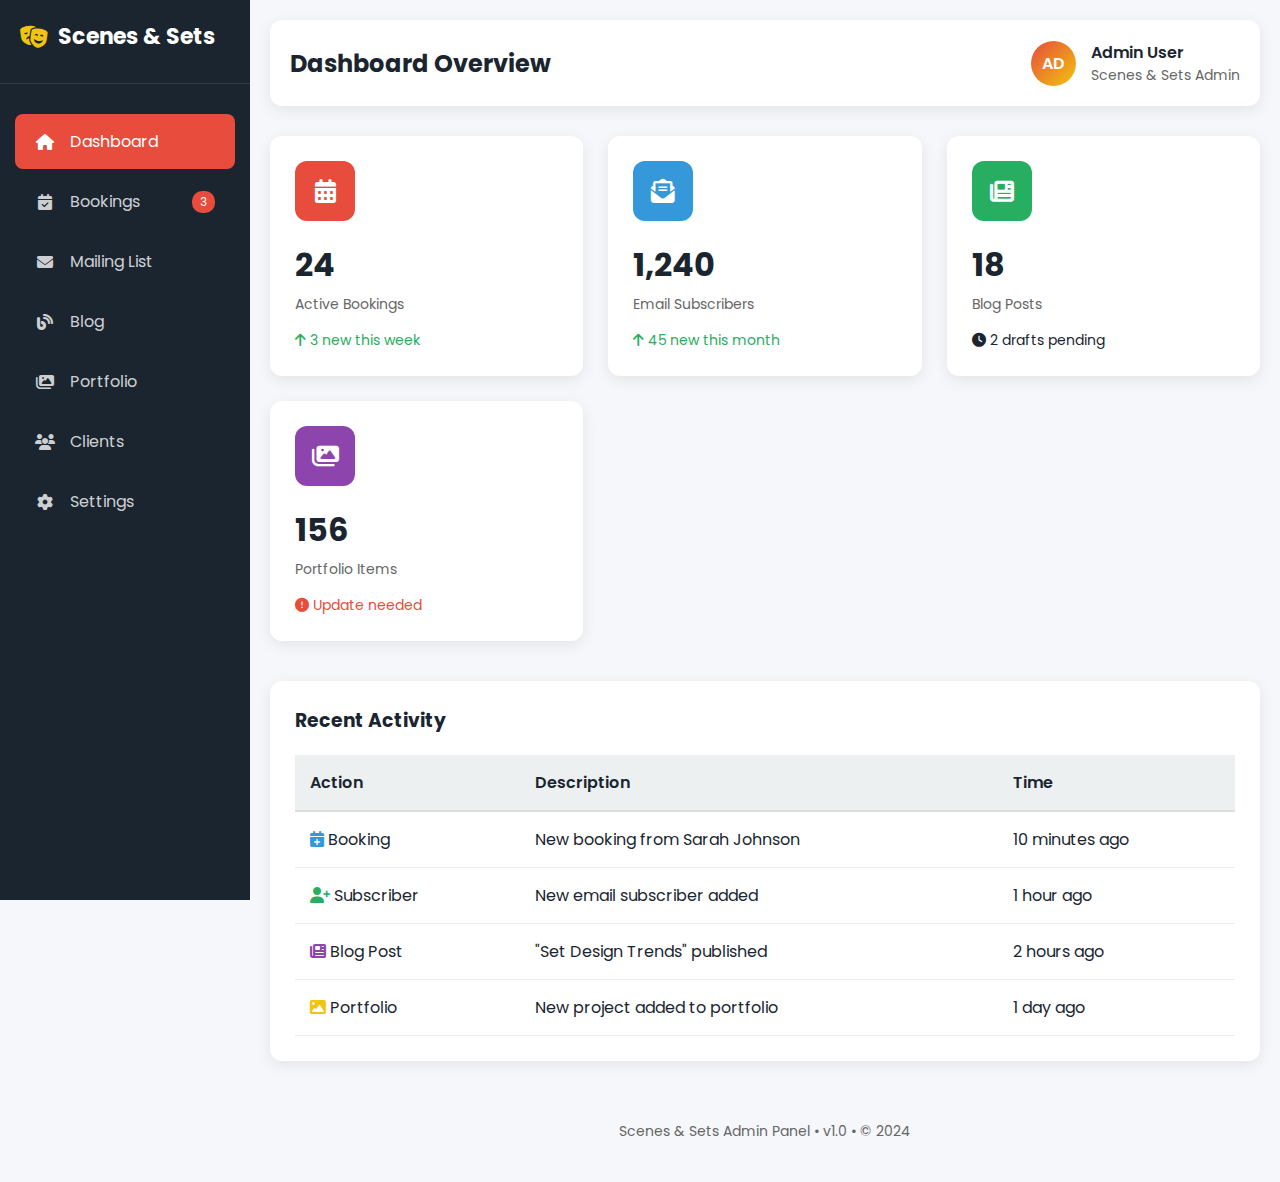
<file: admin/index.html>
<!DOCTYPE html>
<html lang="en">
<head>
    <meta charset="UTF-8">
    <meta name="viewport" content="width=device-width, initial-scale=1.0">
    <title>Scenes & Sets Admin</title>
    <link rel="stylesheet" href="https://cdnjs.cloudflare.com/ajax/libs/font-awesome/6.4.0/css/all.min.css">
    <link href="https://fonts.googleapis.com/css2?family=Poppins:wght@300;400;500;600;700&display=swap" rel="stylesheet">
    <style>
        :root {
            --primary: #2C3E50;
            --secondary: #E74C3C;
            --accent: #3498DB;
            --light: #ECF0F1;
            --dark: #1A2530;
            --sidebar-width: 250px;
            --header-height: 70px;
        }

        * {
            margin: 0;
            padding: 0;
            box-sizing: border-box;
        }

        body {
            font-family: 'Poppins', sans-serif;
            background: #f5f7fa;
            color: var(--dark);
        }

        .admin-container {
            display: flex;
            min-height: 100vh;
        }

        /* Sidebar */
        .sidebar {
            width: var(--sidebar-width);
            background: var(--dark);
            color: white;
            position: fixed;
            height: 100vh;
            padding: 20px 0;
            transition: transform 0.3s ease;
        }

        .brand {
            padding: 0 20px 30px;
            border-bottom: 1px solid rgba(255,255,255,0.1);
            margin-bottom: 30px;
        }

        .brand h1 {
            font-size: 22px;
            display: flex;
            align-items: center;
            gap: 10px;
        }

        .brand-icon {
            color: #F1C40F;
        }

        .nav-menu {
            padding: 0 15px;
        }

        .nav-item {
            display: flex;
            align-items: center;
            gap: 15px;
            padding: 15px 20px;
            margin-bottom: 5px;
            border-radius: 8px;
            cursor: pointer;
            transition: all 0.3s ease;
            color: rgba(255,255,255,0.8);
        }

        .nav-item:hover {
            background: rgba(255,255,255,0.1);
            color: white;
        }

        .nav-item.active {
            background: var(--secondary);
            color: white;
        }

        .nav-item i {
            width: 20px;
            text-align: center;
        }

        /* Main Content */
        .main-content {
            flex: 1;
            margin-left: var(--sidebar-width);
            padding: 20px;
        }

        /* Header */
        .header {
            background: white;
            padding: 20px;
            border-radius: 12px;
            margin-bottom: 30px;
            box-shadow: 0 4px 15px rgba(0,0,0,0.08);
            display: flex;
            justify-content: space-between;
            align-items: center;
        }

        .header h2 {
            font-size: 24px;
            color: var(--dark);
        }

        .user-info {
            display: flex;
            align-items: center;
            gap: 15px;
        }

        .user-avatar {
            width: 45px;
            height: 45px;
            border-radius: 50%;
            background: linear-gradient(135deg, var(--secondary), #F1C40F);
            display: flex;
            align-items: center;
            justify-content: center;
            color: white;
            font-weight: 600;
        }

        /* Content Sections */
        .content-section {
            display: none;
            animation: fadeIn 0.3s ease;
        }

        .content-section.active {
            display: block;
        }

        @keyframes fadeIn {
            from { opacity: 0; transform: translateY(10px); }
            to { opacity: 1; transform: translateY(0); }
        }

        /* Dashboard Cards */
        .cards-grid {
            display: grid;
            grid-template-columns: repeat(auto-fit, minmax(280px, 1fr));
            gap: 25px;
            margin-bottom: 40px;
        }

        .card {
            background: white;
            border-radius: 12px;
            padding: 25px;
            box-shadow: 0 4px 15px rgba(0,0,0,0.08);
            transition: transform 0.3s ease;
        }

        .card:hover {
            transform: translateY(-5px);
        }

        .card-icon {
            width: 60px;
            height: 60px;
            border-radius: 12px;
            display: flex;
            align-items: center;
            justify-content: center;
            font-size: 24px;
            color: white;
            margin-bottom: 20px;
        }

        .card.booking .card-icon { background: var(--secondary); }
        .card.mail .card-icon { background: var(--accent); }
        .card.blog .card-icon { background: #27AE60; }
        .card.portfolio .card-icon { background: #8E44AD; }

        .card h3 {
            font-size: 32px;
            margin-bottom: 5px;
            color: var(--dark);
        }

        .card p {
            color: #666;
            font-size: 14px;
        }

        /* Table Styling */
        .table-container {
            background: white;
            border-radius: 12px;
            padding: 25px;
            box-shadow: 0 4px 15px rgba(0,0,0,0.08);
            overflow-x: auto;
        }

        table {
            width: 100%;
            border-collapse: collapse;
            margin-top: 10px;
        }

        th {
            text-align: left;
            padding: 15px;
            background: var(--light);
            color: var(--dark);
            font-weight: 600;
            border-bottom: 2px solid #ddd;
        }

        td {
            padding: 15px;
            border-bottom: 1px solid #eee;
        }

        tr:hover {
            background: #f9f9f9;
        }

        /* Form Styling */
        .form-container {
            background: white;
            border-radius: 12px;
            padding: 30px;
            box-shadow: 0 4px 15px rgba(0,0,0,0.08);
            max-width: 600px;
            margin: 0 auto;
        }

        .form-group {
            margin-bottom: 25px;
        }

        .form-group label {
            display: block;
            margin-bottom: 8px;
            font-weight: 500;
            color: var(--dark);
        }

        .form-control {
            width: 100%;
            padding: 12px 15px;
            border: 2px solid #ddd;
            border-radius: 8px;
            font-size: 16px;
            transition: border-color 0.3s ease;
        }

        .form-control:focus {
            outline: none;
            border-color: var(--accent);
        }

        .btn {
            padding: 12px 25px;
            border-radius: 8px;
            border: none;
            font-weight: 600;
            cursor: pointer;
            transition: all 0.3s ease;
            display: inline-flex;
            align-items: center;
            gap: 10px;
        }

        .btn-primary {
            background: var(--accent);
            color: white;
        }

        .btn-primary:hover {
            background: #2980B9;
        }

        .btn-secondary {
            background: var(--light);
            color: var(--dark);
        }

        /* Settings Grid */
        .settings-grid {
            display: grid;
            grid-template-columns: repeat(auto-fit, minmax(300px, 1fr));
            gap: 25px;
        }

        .setting-card {
            background: white;
            border-radius: 12px;
            padding: 25px;
            box-shadow: 0 4px 15px rgba(0,0,0,0.08);
        }

        .toggle-switch {
            position: relative;
            width: 60px;
            height: 30px;
            margin-top: 15px;
        }

        .toggle-switch input {
            opacity: 0;
            width: 0;
            height: 0;
        }

        .toggle-slider {
            position: absolute;
            cursor: pointer;
            top: 0;
            left: 0;
            right: 0;
            bottom: 0;
            background-color: #ccc;
            transition: .4s;
            border-radius: 34px;
        }

        .toggle-slider:before {
            position: absolute;
            content: "";
            height: 22px;
            width: 22px;
            left: 4px;
            bottom: 4px;
            background-color: white;
            transition: .4s;
            border-radius: 50%;
        }

        input:checked + .toggle-slider {
            background-color: var(--accent);
        }

        input:checked + .toggle-slider:before {
            transform: translateX(30px);
        }

        /* Mobile Menu Toggle */
        .menu-toggle {
            display: none;
            background: none;
            border: none;
            color: var(--dark);
            font-size: 24px;
            cursor: pointer;
        }

        /* Footer */
        .footer {
            text-align: center;
            padding: 20px;
            color: #666;
            font-size: 14px;
            margin-top: 40px;
        }

        /* Responsive */
        @media (max-width: 768px) {
            .sidebar {
                transform: translateX(-100%);
            }
            
            .sidebar.active {
                transform: translateX(0);
            }
            
            .main-content {
                margin-left: 0;
            }
            
            .menu-toggle {
                display: block;
            }
            
            .header {
                flex-direction: column;
                gap: 20px;
                align-items: flex-start;
            }
        }
    </style>
</head>
<body>
    <div class="admin-container">
        <!-- Sidebar -->
        <aside class="sidebar" id="sidebar">
            <div class="brand">
                <h1>
                    <i class="fas fa-theater-masks brand-icon"></i>
                    Scenes & Sets
                </h1>
            </div>
            
            <nav class="nav-menu">
                <div class="nav-item active" data-section="dashboard">
                    <i class="fas fa-home"></i>
                    Dashboard
                </div>
                
                <div class="nav-item" data-section="bookings">
                    <i class="fas fa-calendar-check"></i>
                    Bookings
                    <span style="margin-left: auto; background: var(--secondary); color: white; padding: 2px 8px; border-radius: 10px; font-size: 12px;">3</span>
                </div>
                
                <div class="nav-item" data-section="mailing">
                    <i class="fas fa-envelope"></i>
                    Mailing List
                </div>
                
                <div class="nav-item" data-section="blog">
                    <i class="fas fa-blog"></i>
                    Blog
                </div>
                
                <div class="nav-item" data-section="portfolio">
                    <i class="fas fa-images"></i>
                    Portfolio
                </div>
                
                <div class="nav-item" data-section="clients">
                    <i class="fas fa-users"></i>
                    Clients
                </div>
                
                <div class="nav-item" data-section="settings">
                    <i class="fas fa-cog"></i>
                    Settings
                </div>
            </nav>
        </aside>

        <!-- Main Content -->
        <main class="main-content">
            <!-- Header -->
            <header class="header">
                <div>
                    <button class="menu-toggle" id="menuToggle">
                        <i class="fas fa-bars"></i>
                    </button>
                    <h2 id="pageTitle">Dashboard Overview</h2>
                </div>
                
                <div class="user-info">
                    <div class="user-avatar">AD</div>
                    <div>
                        <div style="font-weight: 600;">Admin User</div>
                        <div style="font-size: 14px; color: #666;">Scenes & Sets Admin</div>
                    </div>
                </div>
            </header>

            <!-- Dashboard Section -->
            <section id="dashboard" class="content-section active">
                <div class="cards-grid">
                    <div class="card booking">
                        <div class="card-icon">
                            <i class="fas fa-calendar-alt"></i>
                        </div>
                        <h3>24</h3>
                        <p>Active Bookings</p>
                        <div style="margin-top: 15px; font-size: 14px; color: #27AE60;">
                            <i class="fas fa-arrow-up"></i> 3 new this week
                        </div>
                    </div>
                    
                    <div class="card mail">
                        <div class="card-icon">
                            <i class="fas fa-envelope-open-text"></i>
                        </div>
                        <h3>1,240</h3>
                        <p>Email Subscribers</p>
                        <div style="margin-top: 15px; font-size: 14px; color: #27AE60;">
                            <i class="fas fa-arrow-up"></i> 45 new this month
                        </div>
                    </div>
                    
                    <div class="card blog">
                        <div class="card-icon">
                            <i class="fas fa-newspaper"></i>
                        </div>
                        <h3>18</h3>
                        <p>Blog Posts</p>
                        <div style="margin-top: 15px; font-size: 14px;">
                            <i class="fas fa-clock"></i> 2 drafts pending
                        </div>
                    </div>
                    
                    <div class="card portfolio">
                        <div class="card-icon">
                            <i class="fas fa-images"></i>
                        </div>
                        <h3>156</h3>
                        <p>Portfolio Items</p>
                        <div style="margin-top: 15px; font-size: 14px; color: #E74C3C;">
                            <i class="fas fa-exclamation-circle"></i> Update needed
                        </div>
                    </div>
                </div>

                <div class="table-container">
                    <h3 style="margin-bottom: 20px; color: var(--dark);">Recent Activity</h3>
                    <table>
                        <thead>
                            <tr>
                                <th>Action</th>
                                <th>Description</th>
                                <th>Time</th>
                            </tr>
                        </thead>
                        <tbody>
                            <tr>
                                <td><i class="fas fa-calendar-plus" style="color: var(--accent);"></i> Booking</td>
                                <td>New booking from Sarah Johnson</td>
                                <td>10 minutes ago</td>
                            </tr>
                            <tr>
                                <td><i class="fas fa-user-plus" style="color: #27AE60;"></i> Subscriber</td>
                                <td>New email subscriber added</td>
                                <td>1 hour ago</td>
                            </tr>
                            <tr>
                                <td><i class="fas fa-newspaper" style="color: #8E44AD;"></i> Blog Post</td>
                                <td>"Set Design Trends" published</td>
                                <td>2 hours ago</td>
                            </tr>
                            <tr>
                                <td><i class="fas fa-image" style="color: #F1C40F;"></i> Portfolio</td>
                                <td>New project added to portfolio</td>
                                <td>1 day ago</td>
                            </tr>
                        </tbody>
                    </table>
                </div>
            </section>

            <!-- Bookings Section -->
            <section id="bookings" class="content-section">
                <div class="table-container">
                    <div style="display: flex; justify-content: space-between; align-items: center; margin-bottom: 20px;">
                        <h3 style="color: var(--dark);">Active Bookings</h3>
                        <button class="btn btn-primary">
                            <i class="fas fa-plus"></i> Add Booking
                        </button>
                    </div>
                    <table>
                        <thead>
                            <tr>
                                <th>Client</th>
                                <th>Service</th>
                                <th>Date</th>
                                <th>Status</th>
                                <th>Actions</th>
                            </tr>
                        </thead>
                        <tbody>
                            <tr>
                                <td>John Smith</td>
                                <td>Product Photography</td>
                                <td>Jan 15, 2024</td>
                                <td><span style="background: #D1FAE5; color: #065F46; padding: 5px 10px; border-radius: 20px; font-size: 12px;">Confirmed</span></td>
                                <td>
                                    <button style="background: none; border: none; color: var(--accent); cursor: pointer; margin-right: 10px;">
                                        <i class="fas fa-edit"></i>
                                    </button>
                                    <button style="background: none; border: none; color: var(--secondary); cursor: pointer;">
                                        <i class="fas fa-trash"></i>
                                    </button>
                                </td>
                            </tr>
                            <tr>
                                <td>Acme Corporation</td>
                                <td>Corporate Event</td>
                                <td>Jan 18, 2024</td>
                                <td><span style="background: #FEF3C7; color: #92400E; padding: 5px 10px; border-radius: 20px; font-size: 12px;">Pending</span></td>
                                <td>
                                    <button style="background: none; border: none; color: var(--accent); cursor: pointer; margin-right: 10px;">
                                        <i class="fas fa-edit"></i>
                                    </button>
                                    <button style="background: none; border: none; color: var(--secondary); cursor: pointer;">
                                        <i class="fas fa-trash"></i>
                                    </button>
                                </td>
                            </tr>
                            <tr>
                                <td>Jane Doe</td>
                                <td>Portrait Session</td>
                                <td>Jan 20, 2024</td>
                                <td><span style="background: #DBEAFE; color: #1E40AF; padding: 5px 10px; border-radius: 20px; font-size: 12px;">Scheduled</span></td>
                                <td>
                                    <button style="background: none; border: none; color: var(--accent); cursor: pointer; margin-right: 10px;">
                                        <i class="fas fa-edit"></i>
                                    </button>
                                    <button style="background: none; border: none; color: var(--secondary); cursor: pointer;">
                                        <i class="fas fa-trash"></i>
                                    </button>
                                </td>
                            </tr>
                        </tbody>
                    </table>
                </div>
            </section>

            <!-- Mailing List Section -->
            <section id="mailing" class="content-section">
                <div class="form-container">
                    <h3 style="margin-bottom: 25px; color: var(--dark);">Send Newsletter</h3>
                    <div class="form-group">
                        <label>Subject</label>
                        <input type="text" class="form-control" placeholder="Enter email subject">
                    </div>
                    <div class="form-group">
                        <label>Content</label>
                        <textarea class="form-control" rows="6" placeholder="Write your newsletter content..."></textarea>
                        <input type="file" name="" id="">
                    </div>
                    <div class="form-group">
                        <label>Recipients</label>
                        <select class="form-control">
                            <option>All Subscribers (1,240)</option>
                            <option>Active Clients (320)</option>
                            <option>Past Clients (540)</option>
                        </select>
                    </div>
                    <button class="btn btn-primary">
                        <i class="fas fa-paper-plane"></i> Send Newsletter
                    </button>
                </div>
            </section>

            <!-- Blog Section -->
            <section id="blog" class="content-section">
                <div class="table-container">
                    <div style="display: flex; justify-content: space-between; align-items: center; margin-bottom: 20px;">
                        <h3 style="color: var(--dark);">Blog Posts</h3>
                        <button class="btn btn-primary">
                            <i class="fas fa-plus"></i> New Post
                        </button>
                    </div>
                    <table>
                        <thead>
                            <tr>
                                <th>Title</th>
                                <th>Category</th>
                                <th>Date</th>
                                <th>Status</th>
                                <th>Actions</th>
                            </tr>
                        </thead>
                        <tbody>
                            <tr>
                                <td>The Art of Set Design</td>
                                <td>Design</td>
                                <td>Jan 10, 2024</td>
                                <td><span style="background: #D1FAE5; color: #065F46; padding: 5px 10px; border-radius: 20px; font-size: 12px;">Published</span></td>
                                <td>
                                    <button style="background: none; border: none; color: var(--accent); cursor: pointer; margin-right: 10px;">
                                        <i class="fas fa-edit"></i>
                                    </button>
                                    <button style="background: none; border: none; color: var(--secondary); cursor: pointer;">
                                        <i class="fas fa-trash"></i>
                                    </button>
                                </td>
                            </tr>
                            <tr>
                                <td>Lighting Techniques 2024</td>
                                <td>Photography</td>
                                <td>Jan 8, 2024</td>
                                <td><span style="background: #FEF3C7; color: #92400E; padding: 5px 10px; border-radius: 20px; font-size: 12px;">Draft</span></td>
                                <td>
                                    <button style="background: none; border: none; color: var(--accent); cursor: pointer; margin-right: 10px;">
                                        <i class="fas fa-edit"></i>
                                    </button>
                                    <button style="background: none; border: none; color: var(--secondary); cursor: pointer;">
                                        <i class="fas fa-trash"></i>
                                    </button>
                                </td>
                            </tr>
                            <tr>
                                <td>Behind the Scenes: Film Production</td>
                                <td>Behind Scenes</td>
                                <td>Jan 5, 2024</td>
                                <td><span style="background: #D1FAE5; color: #065F46; padding: 5px 10px; border-radius: 20px; font-size: 12px;">Published</span></td>
                                <td>
                                    <button style="background: none; border: none; color: var(--accent); cursor: pointer; margin-right: 10px;">
                                        <i class="fas fa-edit"></i>
                                    </button>
                                    <button style="background: none; border: none; color: var(--secondary); cursor: pointer;">
                                        <i class="fas fa-trash"></i>
                                    </button>
                                </td>
                            </tr>
                        </tbody>
                    </table>
                </div>
            </section>

            <!-- Portfolio Section -->
            <section id="portfolio" class="content-section">
                <div class="form-container">
                    <h3 style="margin-bottom: 25px; color: var(--dark);">Add Portfolio Item</h3>
                    <div class="form-group">
                        <label>Project Title</label>
                        <input type="text" class="form-control" placeholder="Enter project title">
                    </div>
                    <div class="form-group">
                        <label>Category</label>
                        <select class="form-control">
                            <option>Photography</option>
                            <option>Set Design</option>
                            <option>Event Coverage</option>
                            <option>Video Production</option>
                        </select>
                    </div>
                    <div class="form-group">
                        <label>Description</label>
                        <textarea class="form-control" rows="4" placeholder="Describe the project..."></textarea>
                    </div>
                    <div class="form-group">
                        <label>Upload Images</label>
                        <input type="file" class="form-control" multiple>
                    </div>
                    <button class="btn btn-primary">
                        <i class="fas fa-upload"></i> Upload Project
                    </button>
                </div>
            </section>

            <!-- Clients Section -->
            <section id="clients" class="content-section">
                <div class="table-container">
                    <h3 style="margin-bottom: 20px; color: var(--dark);">Client List</h3>
                    <table>
                        <thead>
                            <tr>
                                <th>Name</th>
                                <th>Email</th>
                                <th>Phone</th>
                                <th>Type</th>
                                <th>Actions</th>
                            </tr>
                        </thead>
                        <tbody>
                            <tr>
                                <td>John Smith</td>
                                <td>john@example.com</td>
                                <td>(555) 123-4567</td>
                                <td>Corporate</td>
                                <td>
                                    <button style="background: none; border: none; color: var(--accent); cursor: pointer; margin-right: 10px;">
                                        <i class="fas fa-eye"></i>
                                    </button>
                                    <button style="background: none; border: none; color: var(--secondary); cursor: pointer;">
                                        <i class="fas fa-trash"></i>
                                    </button>
                                </td>
                            </tr>
                            <tr>
                                <td>Sarah Johnson</td>
                                <td>sarah@example.com</td>
                                <td>(555) 987-6543</td>
                                <td>Individual</td>
                                <td>
                                    <button style="background: none; border: none; color: var(--accent); cursor: pointer; margin-right: 10px;">
                                        <i class="fas fa-eye"></i>
                                    </button>
                                    <button style="background: none; border: none; color: var(--secondary); cursor: pointer;">
                                        <i class="fas fa-trash"></i>
                                    </button>
                                </td>
                            </tr>
                            <tr>
                                <td>Acme Corporation</td>
                                <td>contact@acme.com</td>
                                <td>(555) 456-7890</td>
                                <td>Corporate</td>
                                <td>
                                    <button style="background: none; border: none; color: var(--accent); cursor: pointer; margin-right: 10px;">
                                        <i class="fas fa-eye"></i>
                                    </button>
                                    <button style="background: none; border: none; color: var(--secondary); cursor: pointer;">
                                        <i class="fas fa-trash"></i>
                                    </button>
                                </td>
                            </tr>
                        </tbody>
                    </table>
                </div>
            </section>

            <!-- Settings Section -->
            <section id="settings" class="content-section">
                <div class="settings-grid">
                    <div class="setting-card">
                        <h4 style="margin-bottom: 20px; color: var(--dark);">
                            <i class="fas fa-bell" style="color: var(--accent); margin-right: 10px;"></i>
                            Notifications
                        </h4>
                        <div style="margin-bottom: 15px; display: flex; justify-content: space-between; align-items: center;">
                            <span>Email Notifications</span>
                            <label class="toggle-switch">
                                <input type="checkbox" checked>
                                <span class="toggle-slider"></span>
                            </label>
                        </div>
                        <div style="margin-bottom: 15px; display: flex; justify-content: space-between; align-items: center;">
                            <span>SMS Alerts</span>
                            <label class="toggle-switch">
                                <input type="checkbox">
                                <span class="toggle-slider"></span>
                            </label>
                        </div>
                        <div style="display: flex; justify-content: space-between; align-items: center;">
                            <span>Booking Reminders</span>
                            <label class="toggle-switch">
                                <input type="checkbox" checked>
                                <span class="toggle-slider"></span>
                            </label>
                        </div>
                    </div>

                    <div class="setting-card">
                        <h4 style="margin-bottom: 20px; color: var(--dark);">
                            <i class="fas fa-user-shield" style="color: #27AE60; margin-right: 10px;"></i>
                            Security
                        </h4>
                        <div style="margin-bottom: 15px;">
                            <label style="display: block; margin-bottom: 8px;">Change Password</label>
                            <input type="password" class="form-control" placeholder="New password">
                        </div>
                        <button class="btn btn-primary" style="width: 100%;">
                            <i class="fas fa-key"></i> Update Password
                        </button>
                    </div>

                    <div class="setting-card">
                        <h4 style="margin-bottom: 20px; color: var(--dark);">
                            <i class="fas fa-paint-brush" style="color: #8E44AD; margin-right: 10px;"></i>
                            Appearance
                        </h4>
                        <div class="form-group">
                            <label>Theme</label>
                            <select class="form-control">
                                <option>Light Theme</option>
                                <option>Dark Theme</option>
                                <option>Auto (System)</option>
                            </select>
                        </div>
                        <div class="form-group">
                            <label>Language</label>
                            <select class="form-control">
                                <option>English</option>
                                <option>Spanish</option>
                                <option>French</option>
                            </select>
                        </div>
                    </div>

                    <div class="setting-card">
                        <h4 style="margin-bottom: 20px; color: var(--dark);">
                            <i class="fas fa-database" style="color: #F1C40F; margin-right: 10px;"></i>
                            Data Management
                        </h4>
                        <p style="color: #666; margin-bottom: 20px; font-size: 14px;">
                            Export your data or reset the system settings.
                        </p>
                        <div style="display: flex; gap: 10px;">
                            <button class="btn btn-secondary">
                                <i class="fas fa-download"></i> Export Data
                            </button>
                            <button class="btn" style="background: #E74C3C; color: white;">
                                <i class="fas fa-trash"></i> Clear All
                            </button>
                        </div>
                    </div>
                </div>
            </section>

            <!-- Footer -->
            <footer class="footer">
                <p>Scenes & Sets Admin Panel • v1.0 • © 2024</p>
            </footer>
        </main>
    </div>

    <script>
        // DOM Elements
        const sidebar = document.getElementById('sidebar');
        const menuToggle = document.getElementById('menuToggle');
        const pageTitle = document.getElementById('pageTitle');
        const navItems = document.querySelectorAll('.nav-item');
        const sections = document.querySelectorAll('.content-section');

        // Page Titles for each section
        const pageTitles = {
            dashboard: 'Dashboard Overview',
            bookings: 'Bookings Management',
            mailing: 'Mailing List',
            blog: 'Blog Management',
            portfolio: 'Portfolio',
            clients: 'Clients',
            settings: 'Settings'
        };

        // Mobile Menu Toggle
        menuToggle.addEventListener('click', () => {
            sidebar.classList.toggle('active');
        });

        // Navigation Switching
        navItems.forEach(item => {
            item.addEventListener('click', () => {
                // Remove active class from all items
                navItems.forEach(nav => nav.classList.remove('active'));
                
                // Add active class to clicked item
                item.classList.add('active');
                
                // Get section ID
                const sectionId = item.getAttribute('data-section');
                
                // Hide all sections
                sections.forEach(section => section.classList.remove('active'));
                
                // Show selected section
                document.getElementById(sectionId).classList.add('active');
                
                // Update page title
                pageTitle.textContent = pageTitles[sectionId];
                
                // Close sidebar on mobile
                if (window.innerWidth <= 768) {
                    sidebar.classList.remove('active');
                }
            });
        });

        // Close sidebar when clicking outside on mobile
        document.addEventListener('click', (event) => {
            if (window.innerWidth <= 768) {
                const isClickInsideSidebar = sidebar.contains(event.target);
                const isClickOnToggle = menuToggle.contains(event.target);
                
                if (!isClickInsideSidebar && !isClickOnToggle) {
                    sidebar.classList.remove('active');
                }
            }
        });

        // Handle window resize
        window.addEventListener('resize', () => {
            if (window.innerWidth > 768) {
                sidebar.classList.remove('active');
            }
        });

        // Form submissions
        document.querySelectorAll('button[type="submit"], .btn-primary').forEach(btn => {
            if (!btn.getAttribute('type') || btn.getAttribute('type') === 'button') {
                btn.addEventListener('click', (e) => {
                    e.preventDefault();
                    const sectionId = document.querySelector('.content-section.active').id;
                    
                    if (sectionId === 'mailing') {
                        alert('Newsletter sent successfully!');
                    } else if (sectionId === 'portfolio') {
                        alert('Portfolio item added successfully!');
                    } else if (sectionId === 'settings') {
                        const action = btn.textContent.trim();
                        if (action.includes('Password')) {
                            alert('Password updated successfully!');
                        } else if (action.includes('Export')) {
                            alert('Data export started. You will receive an email shortly.');
                        } else if (action.includes('Clear')) {
                            if (confirm('Are you sure you want to clear all data? This cannot be undone.')) {
                                alert('Data cleared successfully.');
                            }
                        }
                    } else {
                        alert('Action completed successfully!');
                    }
                });
            }
        });

        // Initialize
        console.log('Scenes & Sets Admin Panel loaded');
    </script>
</body>
</html>
</file>
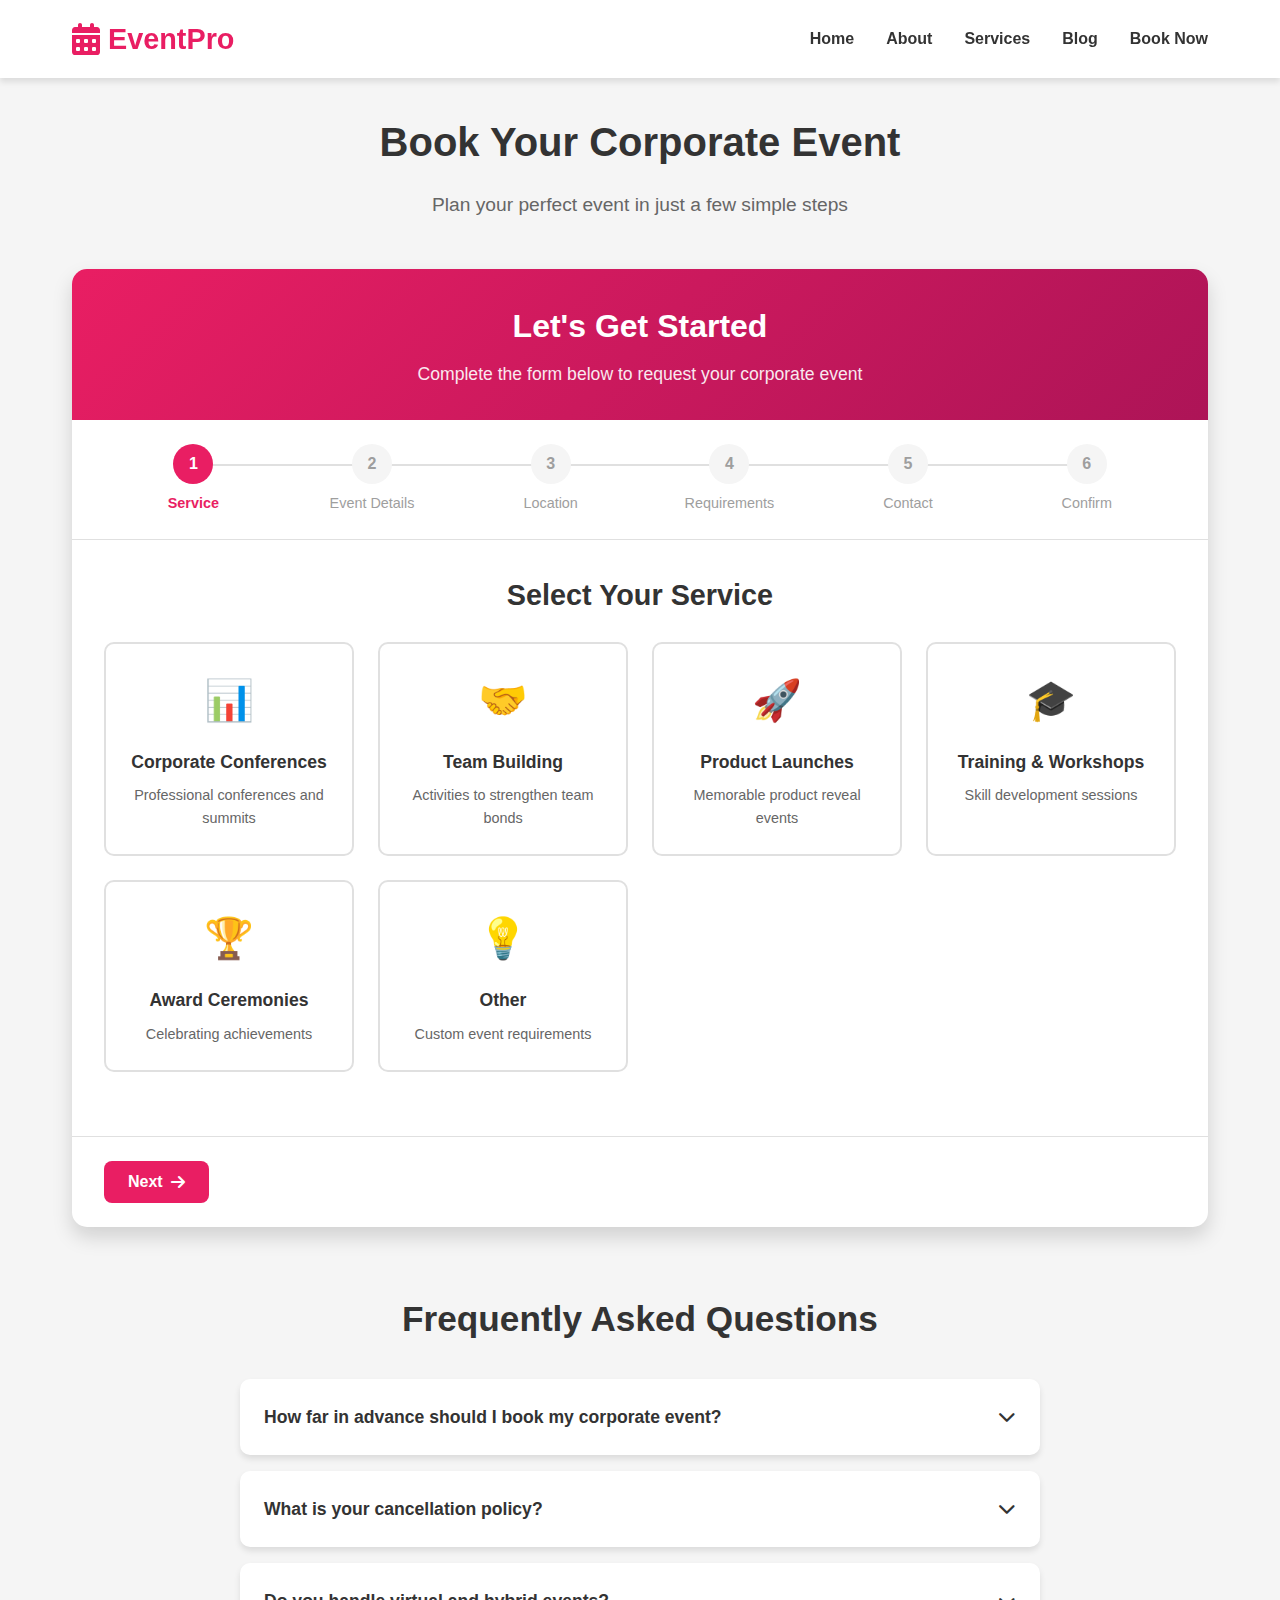
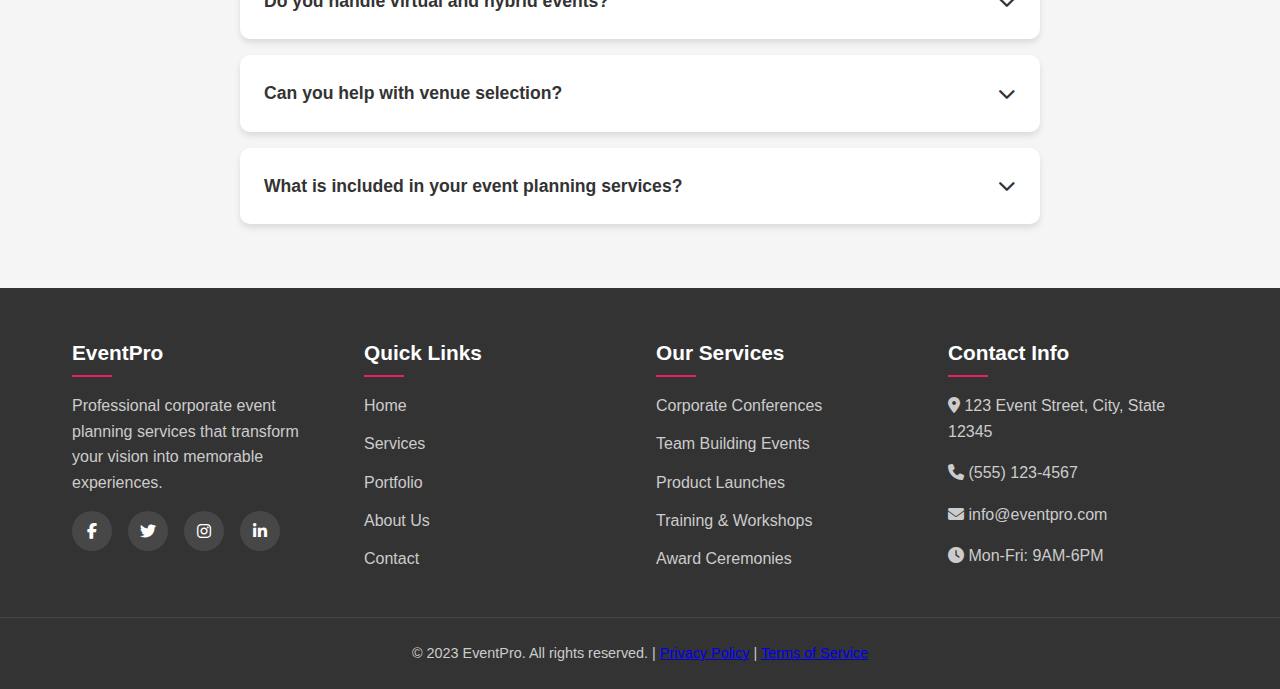
<file: bookings/index.html>
<!DOCTYPE html>
<html lang="en">
<head>
    <meta charset="UTF-8">
    <meta name="viewport" content="width=device-width, initial-scale=1.0">
    <title>Book Your Corporate Event | Professional Event Planning</title>
    <link rel="stylesheet" href="https://cdnjs.cloudflare.com/ajax/libs/font-awesome/6.4.0/css/all.min.css">
    <style>
        :root {
            --primary-pink: #e91e63;
            --dark-pink: #ad1457;
            --light-pink: #fce4ec;
            --white: #ffffff;
            --light-gray: #f5f5f5;
            --border-gray: #e0e0e0;
            --dark-gray: #333333;
            --text-gray: #666666;
            --medium-gray: #9e9e9e;
            --shadow: 0 4px 6px rgba(0, 0, 0, 0.1);
            --shadow-hover: 0 10px 20px rgba(0, 0, 0, 0.15);
        }

        * {
            margin: 0;
            padding: 0;
            box-sizing: border-box;
            font-family: 'Segoe UI', Tahoma, Geneva, Verdana, sans-serif;
        }

        body {
            background-color: var(--light-gray);
            color: var(--dark-gray);
            line-height: 1.6;
        }

        /* Header Styles */
        header {
            background: var(--white);
            box-shadow: var(--shadow);
            position: sticky;
            top: 0;
            z-index: 100;
        }

        .header-container {
            max-width: 1200px;
            margin: 0 auto;
            padding: 1rem 2rem;
            display: flex;
            justify-content: space-between;
            align-items: center;
        }

        .logo {
            font-size: 1.8rem;
            font-weight: 700;
            color: var(--primary-pink);
            text-decoration: none;
            display: flex;
            align-items: center;
            gap: 0.5rem;
        }

        .logo i {
            font-size: 2rem;
        }

        nav ul {
            display: flex;
            list-style: none;
            gap: 2rem;
        }

        nav a {
            text-decoration: none;
            color: var(--dark-gray);
            font-weight: 600;
            transition: color 0.3s ease;
            position: relative;
        }

        nav a:hover {
            color: var(--primary-pink);
        }

        nav a.active {
            color: var(--primary-pink);
        }

        nav a.active:after {
            content: '';
            position: absolute;
            bottom: -5px;
            left: 0;
            width: 100%;
            height: 2px;
            background: var(--primary-pink);
        }

        .mobile-menu-btn {
            display: none;
            background: none;
            border: none;
            font-size: 1.5rem;
            color: var(--dark-gray);
            cursor: pointer;
        }

        /* Main Content */
        .main-container {
            max-width: 1200px;
            margin: 2rem auto;
            padding: 0 2rem;
        }

        .page-title {
            text-align: center;
            margin-bottom: 3rem;
        }

        .page-title h1 {
            font-size: 2.5rem;
            color: var(--dark-gray);
            margin-bottom: 1rem;
        }

        .page-title p {
            font-size: 1.2rem;
            color: var(--text-gray);
            max-width: 600px;
            margin: 0 auto;
        }

        /* Booking Container */
        .booking-container {
            background: var(--white);
            border-radius: 15px;
            box-shadow: var(--shadow-hover);
            overflow: hidden;
            margin-bottom: 4rem;
        }

        .booking-header {
            background: linear-gradient(135deg, var(--primary-pink) 0%, var(--dark-pink) 100%);
            color: var(--white);
            padding: 2rem;
            text-align: center;
        }

        .booking-header h2 {
            font-size: 2rem;
            margin-bottom: 0.5rem;
        }

        .booking-header p {
            opacity: 0.9;
            font-size: 1.1rem;
        }

        .booking-progress {
            display: flex;
            justify-content: space-between;
            padding: 1.5rem 2rem;
            background: var(--white);
            border-bottom: 1px solid var(--border-gray);
        }

        .progress-step {
            display: flex;
            flex-direction: column;
            align-items: center;
            flex: 1;
            position: relative;
        }

        .progress-step:not(:last-child):after {
            content: '';
            position: absolute;
            top: 20px;
            left: 50%;
            width: 100%;
            height: 2px;
            background: var(--border-gray);
            z-index: 1;
        }

        .step-number {
            width: 40px;
            height: 40px;
            border-radius: 50%;
            background: var(--light-gray);
            color: var(--medium-gray);
            display: flex;
            align-items: center;
            justify-content: center;
            font-weight: bold;
            margin-bottom: 0.5rem;
            z-index: 2;
            transition: all 0.3s ease;
        }

        .step-label {
            font-size: 0.9rem;
            color: var(--medium-gray);
            text-align: center;
            transition: all 0.3s ease;
        }

        .progress-step.active .step-number {
            background: var(--primary-pink);
            color: var(--white);
        }

        .progress-step.active .step-label {
            color: var(--primary-pink);
            font-weight: 600;
        }

        .progress-step.completed .step-number {
            background: var(--dark-pink);
            color: var(--white);
        }

        .progress-step.completed:after {
            background: var(--dark-pink);
        }

        .booking-content {
            padding: 2rem;
            min-height: 400px;
        }

        .step-content {
            display: none;
            animation: fadeIn 0.5s ease;
        }

        .step-content.active {
            display: block;
        }

        @keyframes fadeIn {
            from { opacity: 0; transform: translateY(10px); }
            to { opacity: 1; transform: translateY(0); }
        }

        .step-title {
            font-size: 1.8rem;
            margin-bottom: 1.5rem;
            color: var(--dark-gray);
            text-align: center;
        }

        .services-grid {
            display: grid;
            grid-template-columns: repeat(auto-fill, minmax(220px, 1fr));
            gap: 1.5rem;
            margin-bottom: 2rem;
        }

        .service-card {
            background: var(--white);
            border: 2px solid var(--border-gray);
            border-radius: 10px;
            padding: 1.5rem;
            text-align: center;
            cursor: pointer;
            transition: all 0.3s ease;
        }

        .service-card:hover {
            transform: translateY(-5px);
            box-shadow: var(--shadow);
        }

        .service-card.selected {
            border-color: var(--primary-pink);
            background: var(--light-pink);
        }

        .service-icon {
            font-size: 2.5rem;
            color: var(--primary-pink);
            margin-bottom: 1rem;
        }

        .service-name {
            font-weight: 600;
            margin-bottom: 0.5rem;
            font-size: 1.1rem;
        }

        .service-desc {
            font-size: 0.9rem;
            color: var(--text-gray);
        }

        .custom-service {
            margin-top: 2rem;
            padding: 1.5rem;
            background: var(--light-gray);
            border-radius: 10px;
        }

        .custom-service h3 {
            margin-bottom: 1rem;
            color: var(--dark-gray);
        }

        .form-group {
            margin-bottom: 1.5rem;
        }

        .form-group label {
            display: block;
            margin-bottom: 0.5rem;
            font-weight: 600;
            color: var(--dark-gray);
        }

        .form-control {
            width: 100%;
            padding: 0.75rem 1rem;
            border: 1px solid var(--border-gray);
            border-radius: 8px;
            font-size: 1rem;
            transition: all 0.3s ease;
        }

        .form-control:focus {
            outline: none;
            border-color: var(--primary-pink);
            box-shadow: 0 0 0 3px rgba(233, 30, 99, 0.1);
        }

        .form-row {
            display: grid;
            grid-template-columns: 1fr 1fr;
            gap: 1rem;
        }

        .radio-group, .checkbox-group {
            display: flex;
            flex-wrap: wrap;
            gap: 1rem;
        }

        .radio-option, .checkbox-option {
            flex: 1;
            min-width: 120px;
        }

        .radio-option input, .checkbox-option input {
            margin-right: 0.5rem;
        }

        .summary-item {
            margin-bottom: 1.5rem;
            padding-bottom: 1.5rem;
            border-bottom: 1px solid var(--border-gray);
        }

        .summary-item:last-child {
            border-bottom: none;
        }

        .summary-label {
            font-weight: 600;
            margin-bottom: 0.5rem;
            color: var(--dark-gray);
        }

        .summary-value {
            color: var(--text-gray);
        }

        .booking-actions {
            display: flex;
            justify-content: space-between;
            padding: 1.5rem 2rem;
            border-top: 1px solid var(--border-gray);
        }

        .btn {
            padding: 0.75rem 1.5rem;
            border-radius: 8px;
            font-weight: 600;
            text-decoration: none;
            transition: all 0.3s ease;
            cursor: pointer;
            border: none;
            font-size: 1rem;
            display: inline-flex;
            align-items: center;
            gap: 0.5rem;
        }

        .btn-prev {
            background: var(--light-gray);
            color: var(--dark-gray);
        }

        .btn-prev:hover {
            background: #e0e0e0;
        }

        .btn-next, .btn-submit {
            background: var(--primary-pink);
            color: var(--white);
        }

        .btn-next:hover, .btn-submit:hover {
            background: var(--dark-pink);
            transform: translateY(-2px);
        }

        .btn:disabled {
            background: var(--border-gray);
            color: var(--medium-gray);
            cursor: not-allowed;
            transform: none;
        }

        .hidden {
            display: none;
        }

        /* Success Message */
        .success-message {
            text-align: center;
            padding: 3rem;
            background: var(--white);
            border-radius: 15px;
            box-shadow: var(--shadow-hover);
            margin-bottom: 4rem;
        }

        .success-icon {
            font-size: 4rem;
            color: var(--primary-pink);
            margin-bottom: 1.5rem;
        }

        .success-message h2 {
            font-size: 2.5rem;
            margin-bottom: 1rem;
            color: var(--dark-gray);
        }

        .success-message p {
            font-size: 1.2rem;
            color: var(--text-gray);
            margin-bottom: 2rem;
            max-width: 600px;
            margin-left: auto;
            margin-right: auto;
        }

        /* FAQ Section */
        .faq-section {
            margin-bottom: 4rem;
        }

        .faq-section h2 {
            text-align: center;
            font-size: 2.2rem;
            margin-bottom: 2rem;
            color: var(--dark-gray);
        }

        .faq-container {
            max-width: 800px;
            margin: 0 auto;
        }

        .faq-item {
            background: var(--white);
            border-radius: 10px;
            margin-bottom: 1rem;
            box-shadow: var(--shadow);
            overflow: hidden;
        }

        .faq-question {
            padding: 1.5rem;
            font-size: 1.1rem;
            font-weight: 600;
            color: var(--dark-gray);
            cursor: pointer;
            display: flex;
            justify-content: space-between;
            align-items: center;
            transition: background 0.3s ease;
        }

        .faq-question:hover {
            background: var(--light-gray);
        }

        .faq-question i {
            transition: transform 0.3s ease;
        }

        .faq-item.active .faq-question i {
            transform: rotate(180deg);
        }

        .faq-answer {
            padding: 0 1.5rem;
            max-height: 0;
            overflow: hidden;
            transition: all 0.3s ease;
            color: var(--text-gray);
        }

        .faq-item.active .faq-answer {
            padding: 0 1.5rem 1.5rem;
            max-height: 500px;
        }

        /* Footer Styles */
        footer {
            background: var(--dark-gray);
            color: var(--white);
            padding: 3rem 0 1.5rem;
        }

        .footer-container {
            max-width: 1200px;
            margin: 0 auto;
            padding: 0 2rem;
            display: grid;
            grid-template-columns: repeat(auto-fit, minmax(250px, 1fr));
            gap: 2rem;
            margin-bottom: 2rem;
        }

        .footer-col h3 {
            font-size: 1.3rem;
            margin-bottom: 1.5rem;
            color: var(--white);
            position: relative;
        }

        .footer-col h3:after {
            content: '';
            position: absolute;
            bottom: -8px;
            left: 0;
            width: 40px;
            height: 2px;
            background: var(--primary-pink);
        }

        .footer-col p {
            margin-bottom: 1rem;
            color: #ccc;
        }

        .footer-links {
            list-style: none;
        }

        .footer-links li {
            margin-bottom: 0.8rem;
        }

        .footer-links a {
            color: #ccc;
            text-decoration: none;
            transition: color 0.3s ease;
        }

        .footer-links a:hover {
            color: var(--primary-pink);
        }

        .social-links {
            display: flex;
            gap: 1rem;
            margin-top: 1rem;
        }

        .social-links a {
            display: flex;
            align-items: center;
            justify-content: center;
            width: 40px;
            height: 40px;
            background: rgba(255, 255, 255, 0.1);
            border-radius: 50%;
            color: var(--white);
            text-decoration: none;
            transition: all 0.3s ease;
        }

        .social-links a:hover {
            background: var(--primary-pink);
            transform: translateY(-3px);
        }

        .footer-bottom {
            text-align: center;
            padding-top: 1.5rem;
            border-top: 1px solid rgba(255, 255, 255, 0.1);
            color: #ccc;
            font-size: 0.9rem;
        }

        /* Responsive Design */
        @media (max-width: 768px) {
            .header-container {
                padding: 1rem;
            }
            
            nav ul {
                display: none;
                position: absolute;
                top: 100%;
                left: 0;
                width: 100%;
                background: var(--white);
                flex-direction: column;
                padding: 1rem;
                box-shadow: var(--shadow);
            }
            
            nav ul.active {
                display: flex;
            }
            
            .mobile-menu-btn {
                display: block;
            }
            
            .booking-container {
                margin: 1rem;
            }
            
            .services-grid {
                grid-template-columns: 1fr;
            }
            
            .form-row {
                grid-template-columns: 1fr;
            }
            
            .progress-step:not(:last-child):after {
                display: none;
            }
            
            .step-label {
                font-size: 0.8rem;
            }
            
            .footer-container {
                grid-template-columns: 1fr;
            }
        }
    </style>
</head>
<body>
    <!-- Header -->
    <header>
        <div class="header-container">
            <a href="#" class="logo">
                <i class="fas fa-calendar-alt"></i>
                <span>EventPro</span>
            </a>
            <nav>
                <ul id="nav-menu">
                    <li><a href="/" class="nav-link">Home</a></li>
                    <li><a href="/about/index.html" class="nav-link">About</a></li>
                    <li><a href="/services/" class="nav-link">Services</a></li>
                    <li><a href="#blog" class="nav-link">Blog</a></li>
                    <li><a href="/bookings/simple.html" class="nav-link cta-button">Book Now</a></li>
                </ul>
                <button class="mobile-menu-btn" id="mobile-menu-toggle">
                    <i class="fas fa-bars"></i>
                </button>
            </nav>
        </div>
    </header>

    <!-- Main Content -->
    <main class="main-container">
        <div class="page-title">
            <h1>Book Your Corporate Event</h1>
            <p>Plan your perfect event in just a few simple steps</p>
        </div>

        <!-- Booking Form -->
        <div class="booking-container">
            <div class="booking-header">
                <h2>Let's Get Started</h2>
                <p>Complete the form below to request your corporate event</p>
            </div>
            
            <div class="booking-progress">
                <div class="progress-step active" data-step="1">
                    <div class="step-number">1</div>
                    <div class="step-label">Service</div>
                </div>
                <div class="progress-step" data-step="2">
                    <div class="step-number">2</div>
                    <div class="step-label">Event Details</div>
                </div>
                <div class="progress-step" data-step="3">
                    <div class="step-number">3</div>
                    <div class="step-label">Location</div>
                </div>
                <div class="progress-step" data-step="4">
                    <div class="step-number">4</div>
                    <div class="step-label">Requirements</div>
                </div>
                <div class="progress-step" data-step="5">
                    <div class="step-number">5</div>
                    <div class="step-label">Contact</div>
                </div>
                <div class="progress-step" data-step="6">
                    <div class="step-number">6</div>
                    <div class="step-label">Confirm</div>
                </div>
            </div>
            
            <div class="booking-content">
                <!-- Step 1: Service Selection -->
                <div class="step-content active" id="step-1">
                    <h2 class="step-title">Select Your Service</h2>
                    <div class="services-grid">
                        <div class="service-card" data-service="conference">
                            <div class="service-icon">📊</div>
                            <div class="service-name">Corporate Conferences</div>
                            <div class="service-desc">Professional conferences and summits</div>
                        </div>
                        <div class="service-card" data-service="team-building">
                            <div class="service-icon">🤝</div>
                            <div class="service-name">Team Building</div>
                            <div class="service-desc">Activities to strengthen team bonds</div>
                        </div>
                        <div class="service-card" data-service="product-launch">
                            <div class="service-icon">🚀</div>
                            <div class="service-name">Product Launches</div>
                            <div class="service-desc">Memorable product reveal events</div>
                        </div>
                        <div class="service-card" data-service="training">
                            <div class="service-icon">🎓</div>
                            <div class="service-name">Training & Workshops</div>
                            <div class="service-desc">Skill development sessions</div>
                        </div>
                        <div class="service-card" data-service="awards">
                            <div class="service-icon">🏆</div>
                            <div class="service-name">Award Ceremonies</div>
                            <div class="service-desc">Celebrating achievements</div>
                        </div>
                        <div class="service-card" data-service="other">
                            <div class="service-icon">💡</div>
                            <div class="service-name">Other</div>
                            <div class="service-desc">Custom event requirements</div>
                        </div>
                    </div>
                    
                    <div class="custom-service hidden" id="custom-service-section">
                        <h3>Tell us about your custom service needs</h3>
                        <div class="form-group">
                            <textarea class="form-control" rows="4" placeholder="Please describe your event requirements..."></textarea>
                        </div>
                    </div>
                </div>
                
                <!-- Step 2: Event Details -->
                <div class="step-content" id="step-2">
                    <h2 class="step-title">Event Details</h2>
                    <div class="form-group">
                        <label for="event-type">Event Type</label>
                        <select class="form-control" id="event-type">
                            <option value="">Select event type</option>
                            <option value="conference">Conference</option>
                            <option value="seminar">Seminar</option>
                            <option value="workshop">Workshop</option>
                            <option value="networking">Networking Event</option>
                            <option value="celebration">Celebration</option>
                            <option value="other">Other</option>
                        </select>
                    </div>
                    
                    <div class="form-group">
                        <label for="attendees">Estimated Number of Attendees</label>
                        <select class="form-control" id="attendees">
                            <option value="">Select range</option>
                            <option value="1-50">1-50</option>
                            <option value="51-100">51-100</option>
                            <option value="101-200">101-200</option>
                            <option value="201-500">201-500</option>
                            <option value="500+">500+</option>
                        </select>
                    </div>
                    
                    <div class="form-row">
                        <div class="form-group">
                            <label for="preferred-date">Preferred Date</label>
                            <input type="date" class="form-control" id="preferred-date">
                        </div>
                        <div class="form-group">
                            <label for="event-duration">Event Duration</label>
                            <select class="form-control" id="event-duration">
                                <option value="">Select duration</option>
                                <option value="half-day">Half Day (up to 4 hours)</option>
                                <option value="full-day">Full Day (up to 8 hours)</option>
                                <option value="multi-day">Multi-day</option>
                            </select>
                        </div>
                    </div>
                </div>
                
                <!-- Step 3: Location & Venue -->
                <div class="step-content" id="step-3">
                    <h2 class="step-title">Location & Venue</h2>
                    <div class="form-group">
                        <label>Location Preference</label>
                        <div class="radio-group">
                            <div class="radio-option">
                                <input type="radio" id="location-our-venue" name="location" value="our-venue">
                                <label for="location-our-venue">Our Venue</label>
                            </div>
                            <div class="radio-option">
                                <input type="radio" id="location-your-venue" name="location" value="your-venue">
                                <label for="location-your-venue">Your Venue</label>
                            </div>
                            <div class="radio-option">
                                <input type="radio" id="location-virtual" name="location" value="virtual">
                                <label for="location-virtual">Virtual</label>
                            </div>
                            <div class="radio-option">
                                <input type="radio" id="location-hybrid" name="location" value="hybrid">
                                <label for="location-hybrid">Hybrid</label>
                            </div>
                        </div>
                    </div>
                    
                    <div class="form-group" id="venue-details-section" style="display: none;">
                        <label for="venue-requirements">Venue Requirements</label>
                        <textarea class="form-control" id="venue-requirements" rows="3" placeholder="Please specify any venue requirements..."></textarea>
                    </div>
                    
                    <div class="form-group">
                        <label>Setup Style</label>
                        <div class="radio-group">
                            <div class="radio-option">
                                <input type="radio" id="setup-theater" name="setup" value="theater">
                                <label for="setup-theater">Theater Style</label>
                            </div>
                            <div class="radio-option">
                                <input type="radio" id="setup-classroom" name="setup" value="classroom">
                                <label for="setup-classroom">Classroom Style</label>
                            </div>
                            <div class="radio-option">
                                <input type="radio" id="setup-banquet" name="setup" value="banquet">
                                <label for="setup-banquet">Banquet Style</label>
                            </div>
                            <div class="radio-option">
                                <input type="radio" id="setup-boardroom" name="setup" value="boardroom">
                                <label for="setup-boardroom">Boardroom Style</label>
                            </div>
                        </div>
                    </div>
                </div>
                
                <!-- Step 4: Budget & Requirements -->
                <div class="step-content" id="step-4">
                    <h2 class="step-title">Budget & Requirements</h2>
                    <div class="form-group">
                        <label for="budget-range">Budget Range</label>
                        <select class="form-control" id="budget-range">
                            <option value="">Select budget range</option>
                            <option value="under-5k">Under 5,000</option>
                            <option value="5k-10k">5,000 - 10,000</option>
                            <option value="10k-25k">10,000 - 25,000</option>
                            <option value="25k-50k">25,000 - 50,000</option>
                            <option value="50k+">50,000+</option>
                        </select>
                    </div>
                    
                    <div class="form-group">
                        <label>Additional Services Needed</label>
                        <div class="checkbox-group">
                            <div class="checkbox-option">
                                <input type="checkbox" id="service-catering" name="additional-services" value="catering">
                                <label for="service-catering">Catering</label>
                            </div>
                            <div class="checkbox-option">
                                <input type="checkbox" id="service-av" name="additional-services" value="av">
                                <label for="service-av">Audio/Visual Equipment</label>
                            </div>
                            <div class="checkbox-option">
                                <input type="checkbox" id="service-decoration" name="additional-services" value="decoration">
                                <label for="service-decoration">Decoration</label>
                            </div>
                            <div class="checkbox-option">
                                <input type="checkbox" id="service-transport" name="additional-services" value="transport">
                                <label for="service-transport">Transportation</label>
                            </div>
                            <div class="checkbox-option">
                                <input type="checkbox" id="service-photography" name="additional-services" value="photography">
                                <label for="service-photography">Photography/Videography</label>
                            </div>
                            <div class="checkbox-option">
                                <input type="checkbox" id="service-entertainment" name="additional-services" value="entertainment">
                                <label for="service-entertainment">Entertainment</label>
                            </div>
                        </div>
                    </div>
                    
                    <div class="form-group">
                        <label for="special-requirements">Special Requirements</label>
                        <textarea class="form-control" id="special-requirements" rows="4" placeholder="Any special requirements or notes..."></textarea>
                    </div>
                </div>
                
                <!-- Step 5: Contact Information -->
                <div class="step-content" id="step-5">
                    <h2 class="step-title">Contact Information</h2>
                    <div class="form-row">
                        <div class="form-group">
                            <label for="first-name">First Name</label>
                            <input type="text" class="form-control" id="first-name" placeholder="Your first name">
                        </div>
                        <div class="form-group">
                            <label for="last-name">Last Name</label>
                            <input type="text" class="form-control" id="last-name" placeholder="Your last name">
                        </div>
                    </div>
                    
                    <div class="form-row">
                        <div class="form-group">
                            <label for="email">Email Address</label>
                            <input type="email" class="form-control" id="email" placeholder="Your email address">
                        </div>
                        <div class="form-group">
                            <label for="phone">Phone Number</label>
                            <input type="tel" class="form-control" id="phone" placeholder="Your phone number">
                        </div>
                    </div>
                    
                    <div class="form-group">
                        <label for="company">Company Name</label>
                        <input type="text" class="form-control" id="company" placeholder="Your company name">
                    </div>
                    
                    <div class="form-group">
                        <label for="contact-method">Preferred Contact Method</label>
                        <select class="form-control" id="contact-method">
                            <option value="">Select preferred method</option>
                            <option value="email">Email</option>
                            <option value="phone">Phone</option>
                            <option value="both">Both</option>
                        </select>
                    </div>
                </div>
                
                <!-- Step 6: Review & Confirm -->
                <div class="step-content" id="step-6">
                    <h2 class="step-title">Review & Confirm</h2>
                    <div class="summary-item">
                        <div class="summary-label">Selected Service</div>
                        <div class="summary-value" id="summary-service">Not selected</div>
                    </div>
                    
                    <div class="summary-item">
                        <div class="summary-label">Event Details</div>
                        <div class="summary-value" id="summary-event">Not provided</div>
                    </div>
                    
                    <div class="summary-item">
                        <div class="summary-label">Location & Setup</div>
                        <div class="summary-value" id="summary-location">Not provided</div>
                    </div>
                    
                    <div class="summary-item">
                        <div class="summary-label">Budget & Requirements</div>
                        <div class="summary-value" id="summary-budget">Not provided</div>
                    </div>
                    
                    <div class="summary-item">
                        <div class="summary-label">Contact Information</div>
                        <div class="summary-value" id="summary-contact">Not provided</div>
                    </div>
                    
                    <div class="form-group">
                        <div class="checkbox-option">
                            <input type="checkbox" id="terms-agreement">
                            <label for="terms-agreement">I agree to the terms and conditions and privacy policy</label>
                        </div>
                    </div>
                </div>
            </div>
            
            <div class="booking-actions">
                <button class="btn btn-prev hidden" id="prev-btn">
                    <i class="fas fa-arrow-left"></i> Previous
                </button>
                <button class="btn btn-next" id="next-btn">
                    Next <i class="fas fa-arrow-right"></i>
                </button>
                <button class="btn btn-submit hidden" id="submit-btn">
                    <i class="fas fa-paper-plane"></i> Submit Request
                </button>
            </div>
        </div>

        <!-- Success Message (Initially Hidden) -->
        <div class="success-message hidden" id="success-message">
            <div class="success-icon">
                <i class="fas fa-check-circle"></i>
            </div>
            <h2>Booking Request Submitted!</h2>
            <p>Thank you for your booking request! We've received your information and will contact you within 24 hours to discuss your event in more detail.</p>
            <p>In the meantime, feel free to browse our <a href="#">event portfolio</a> or check out our <a href="#">planning resources</a>.</p>
            <button class="btn btn-submit" id="new-booking-btn">
                <i class="fas fa-plus"></i> Start New Booking
            </button>
        </div>

        <!-- FAQ Section -->
        <div class="faq-section">
            <h2>Frequently Asked Questions</h2>
            <div class="faq-container">
                <div class="faq-item">
                    <div class="faq-question">
                        How far in advance should I book my corporate event?
                        <i class="fas fa-chevron-down"></i>
                    </div>
                    <div class="faq-answer">
                        We recommend booking at least 3-6 months in advance for corporate events, especially for larger conferences or during peak seasons. For smaller events, 1-2 months is usually sufficient.
                    </div>
                </div>
                
                <div class="faq-item">
                    <div class="faq-question">
                        What is your cancellation policy?
                        <i class="fas fa-chevron-down"></i>
                    </div>
                    <div class="faq-answer">
                        Cancellations made more than 30 days before the event will receive a full refund. Between 15-30 days, we offer a 50% refund. Cancellations within 14 days of the event are non-refundable but may be rescheduled.
                    </div>
                </div>
                
                <div class="faq-item">
                    <div class="faq-question">
                        Do you handle virtual and hybrid events?
                        <i class="fas fa-chevron-down"></i>
                    </div>
                    <div class="faq-answer">
                        Yes, we specialize in both virtual and hybrid events. Our team can manage all technical aspects, from platform selection to live streaming and audience engagement tools.
                    </div>
                </div>
                
                <div class="faq-item">
                    <div class="faq-question">
                        Can you help with venue selection?
                        <i class="fas fa-chevron-down"></i>
                    </div>
                    <div class="faq-answer">
                        Absolutely! We have partnerships with various venues and can recommend options based on your event size, budget, and location preferences. We can also handle all venue negotiations on your behalf.
                    </div>
                </div>
                
                <div class="faq-item">
                    <div class="faq-question">
                        What is included in your event planning services?
                        <i class="fas fa-chevron-down"></i>
                    </div>
                    <div class="faq-answer">
                        Our full-service event planning includes concept development, venue selection, vendor management, budget planning, timeline creation, on-site coordination, and post-event evaluation. We tailor our services to meet your specific needs.
                    </div>
                </div>
            </div>
        </div>
    </main>

    <!-- Footer -->
    <footer>
        <div class="footer-container">
            <div class="footer-col">
                <h3>EventPro</h3>
                <p>Professional corporate event planning services that transform your vision into memorable experiences.</p>
                <div class="social-links">
                    <a href="#"><i class="fab fa-facebook-f"></i></a>
                    <a href="#"><i class="fab fa-twitter"></i></a>
                    <a href="#"><i class="fab fa-instagram"></i></a>
                    <a href="#"><i class="fab fa-linkedin-in"></i></a>
                </div>
            </div>
            
            <div class="footer-col">
                <h3>Quick Links</h3>
                <ul class="footer-links">
                    <li><a href="#">Home</a></li>
                    <li><a href="#">Services</a></li>
                    <li><a href="#">Portfolio</a></li>
                    <li><a href="#">About Us</a></li>
                    <li><a href="#">Contact</a></li>
                </ul>
            </div>
            
            <div class="footer-col">
                <h3>Our Services</h3>
                <ul class="footer-links">
                    <li><a href="#">Corporate Conferences</a></li>
                    <li><a href="#">Team Building Events</a></li>
                    <li><a href="#">Product Launches</a></li>
                    <li><a href="#">Training & Workshops</a></li>
                    <li><a href="#">Award Ceremonies</a></li>
                </ul>
            </div>
            
            <div class="footer-col">
                <h3>Contact Info</h3>
                <p><i class="fas fa-map-marker-alt"></i> 123 Event Street, City, State 12345</p>
                <p><i class="fas fa-phone"></i> (555) 123-4567</p>
                <p><i class="fas fa-envelope"></i> info@eventpro.com</p>
                <p><i class="fas fa-clock"></i> Mon-Fri: 9AM-6PM</p>
            </div>
        </div>
        
        <div class="footer-bottom">
            <p>&copy; 2023 EventPro. All rights reserved. | <a href="#">Privacy Policy</a> | <a href="#">Terms of Service</a></p>
        </div>
    </footer>

    <script>
        // Mobile menu toggle
        document.getElementById('mobile-menu-toggle').addEventListener('click', function() {
            document.getElementById('nav-menu').classList.toggle('active');
        });

        // Multi-step form functionality
        const steps = document.querySelectorAll('.step-content');
        const progressSteps = document.querySelectorAll('.progress-step');
        const prevBtn = document.getElementById('prev-btn');
        const nextBtn = document.getElementById('next-btn');
        const submitBtn = document.getElementById('submit-btn');
        const successMessage = document.getElementById('success-message');
        const newBookingBtn = document.getElementById('new-booking-btn');
        
        let currentStep = 1;
        
        // Service selection
        const serviceCards = document.querySelectorAll('.service-card');
        const customServiceSection = document.getElementById('custom-service-section');
        
        serviceCards.forEach(card => {
            card.addEventListener('click', function() {
                // Remove selected class from all cards
                serviceCards.forEach(c => c.classList.remove('selected'));
                
                // Add selected class to clicked card
                this.classList.add('selected');
                
                // Show custom service section if "Other" is selected
                if (this.dataset.service === 'other') {
                    customServiceSection.classList.remove('hidden');
                } else {
                    customServiceSection.classList.add('hidden');
                }
            });
        });
        
        // Location radio buttons - show venue details if "Your Venue" is selected
        const locationRadios = document.querySelectorAll('input[name="location"]');
        const venueDetailsSection = document.getElementById('venue-details-section');
        
        locationRadios.forEach(radio => {
            radio.addEventListener('change', function() {
                if (this.value === 'your-venue') {
                    venueDetailsSection.style.display = 'block';
                } else {
                    venueDetailsSection.style.display = 'none';
                }
            });
        });
        
        // Next button click
        nextBtn.addEventListener('click', function() {
            if (validateStep(currentStep)) {
                if (currentStep < 6) {
                    // Move to next step
                    steps[currentStep - 1].classList.remove('active');
                    progressSteps[currentStep - 1].classList.remove('active');
                    
                    currentStep++;
                    
                    steps[currentStep - 1].classList.add('active');
                    progressSteps[currentStep - 1].classList.add('active');
                    progressSteps[currentStep - 2].classList.add('completed');
                    
                    // Update button visibility
                    if (currentStep > 1) {
                        prevBtn.classList.remove('hidden');
                    }
                    
                    if (currentStep === 6) {
                        nextBtn.classList.add('hidden');
                        submitBtn.classList.remove('hidden');
                        updateSummary();
                    }
                }
            }
        });
        
        // Previous button click
        prevBtn.addEventListener('click', function() {
            if (currentStep > 1) {
                steps[currentStep - 1].classList.remove('active');
                progressSteps[currentStep - 1].classList.remove('active');
                progressSteps[currentStep - 2].classList.remove('completed');
                
                currentStep--;
                
                steps[currentStep - 1].classList.add('active');
                progressSteps[currentStep - 1].classList.add('active');
                
                // Update button visibility
                if (currentStep === 1) {
                    prevBtn.classList.add('hidden');
                }
                
                if (currentStep < 6) {
                    nextBtn.classList.remove('hidden');
                    submitBtn.classList.add('hidden');
                }
            }
        });
        
        // Submit button click
        submitBtn.addEventListener('click', function() {
            if (validateStep(6) && document.getElementById('terms-agreement').checked) {
                // Hide booking form and show success message
                document.querySelector('.booking-container').classList.add('hidden');
                successMessage.classList.remove('hidden');
                
                // Scroll to success message
                successMessage.scrollIntoView({ behavior: 'smooth' });
            } else if (!document.getElementById('terms-agreement').checked) {
                alert('Please agree to the terms and conditions to proceed.');
            }
        });
        
        // New booking button
        newBookingBtn.addEventListener('click', function() {
            // Reset form and show booking container
            document.querySelector('.booking-container').classList.remove('hidden');
            successMessage.classList.add('hidden');
            
            // Reset to first step
            steps.forEach(step => step.classList.remove('active'));
            progressSteps.forEach(step => {
                step.classList.remove('active', 'completed');
            });
            
            steps[0].classList.add('active');
            progressSteps[0].classList.add('active');
            
            currentStep = 1;
            prevBtn.classList.add('hidden');
            nextBtn.classList.remove('hidden');
            submitBtn.classList.add('hidden');
            
            // Reset form fields
            document.querySelectorAll('input, select, textarea').forEach(field => {
                if (field.type !== 'button' && field.type !== 'submit') {
                    field.value = '';
                }
            });
            
            serviceCards.forEach(card => card.classList.remove('selected'));
            customServiceSection.classList.add('hidden');
            venueDetailsSection.style.display = 'none';
            
            // Scroll to top
            window.scrollTo({ top: 0, behavior: 'smooth' });
        });
        
        // FAQ functionality
        const faqItems = document.querySelectorAll('.faq-item');
        
        faqItems.forEach(item => {
            const question = item.querySelector('.faq-question');
            
            question.addEventListener('click', function() {
                // Close all other FAQ items
                faqItems.forEach(otherItem => {
                    if (otherItem !== item) {
                        otherItem.classList.remove('active');
                    }
                });
                
                // Toggle current FAQ item
                item.classList.toggle('active');
            });
        });
        
        // Validation function
        function validateStep(step) {
            let isValid = true;
            
            switch(step) {
                case 1:
                    const selectedService = document.querySelector('.service-card.selected');
                    if (!selectedService) {
                        alert('Please select a service type.');
                        isValid = false;
                    } else if (selectedService.dataset.service === 'other') {
                        const customServiceText = document.querySelector('#custom-service-section textarea').value;
                        if (!customServiceText.trim()) {
                            alert('Please describe your custom service needs.');
                            isValid = false;
                        }
                    }
                    break;
                    
                case 2:
                    if (!document.getElementById('event-type').value) {
                        alert('Please select an event type.');
                        isValid = false;
                    } else if (!document.getElementById('attendees').value) {
                        alert('Please select the number of attendees.');
                        isValid = false;
                    } else if (!document.getElementById('preferred-date').value) {
                        alert('Please select a preferred date.');
                        isValid = false;
                    } else if (!document.getElementById('event-duration').value) {
                        alert('Please select the event duration.');
                        isValid = false;
                    }
                    break;
                    
                case 3:
                    const locationSelected = document.querySelector('input[name="location"]:checked');
                    if (!locationSelected) {
                        alert('Please select a location preference.');
                        isValid = false;
                    } else if (locationSelected.value === 'your-venue') {
                        const venueRequirements = document.getElementById('venue-requirements').value;
                        if (!venueRequirements.trim()) {
                            alert('Please provide venue requirements.');
                            isValid = false;
                        }
                    }
                    
                    const setupSelected = document.querySelector('input[name="setup"]:checked');
                    if (!setupSelected) {
                        alert('Please select a setup style.');
                        isValid = false;
                    }
                    break;
                    
                case 4:
                    if (!document.getElementById('budget-range').value) {
                        alert('Please select a budget range.');
                        isValid = false;
                    }
                    break;
                    
                case 5:
                    if (!document.getElementById('first-name').value.trim()) {
                        alert('Please enter your first name.');
                        isValid = false;
                    } else if (!document.getElementById('last-name').value.trim()) {
                        alert('Please enter your last name.');
                        isValid = false;
                    } else if (!document.getElementById('email').value.trim()) {
                        alert('Please enter your email address.');
                        isValid = false;
                    } else if (!isValidEmail(document.getElementById('email').value)) {
                        alert('Please enter a valid email address.');
                        isValid = false;
                    } else if (!document.getElementById('phone').value.trim()) {
                        alert('Please enter your phone number.');
                        isValid = false;
                    } else if (!document.getElementById('company').value.trim()) {
                        alert('Please enter your company name.');
                        isValid = false;
                    } else if (!document.getElementById('contact-method').value) {
                        alert('Please select a preferred contact method.');
                        isValid = false;
                    }
                    break;
            }
            
            return isValid;
        }
        
        // Email validation
        function isValidEmail(email) {
            const emailRegex = /^[^\s@]+@[^\s@]+\.[^\s@]+$/;
            return emailRegex.test(email);
        }
        
        // Update summary in the final step
        function updateSummary() {
            // Service
            const selectedServiceCard = document.querySelector('.service-card.selected');
            if (selectedServiceCard) {
                document.getElementById('summary-service').textContent = selectedServiceCard.querySelector('.service-name').textContent;
            }
            
            // Event details
            const eventType = document.getElementById('event-type').value;
            const attendees = document.getElementById('attendees').value;
            const preferredDate = document.getElementById('preferred-date').value;
            const eventDuration = document.getElementById('event-duration').value;
            
            if (eventType && attendees && preferredDate && eventDuration) {
                document.getElementById('summary-event').textContent = 
                    `${eventType.charAt(0).toUpperCase() + eventType.slice(1)} for ${attendees} attendees on ${preferredDate} (${eventDuration})`;
            }
            
            // Location & setup
            const location = document.querySelector('input[name="location"]:checked');
            const setup = document.querySelector('input[name="setup"]:checked');
            
            if (location && setup) {
                document.getElementById('summary-location').textContent = 
                    `${location.value.charAt(0).toUpperCase() + location.value.slice(1)} location with ${setup.value} setup`;
            }
            
            // Budget & requirements
            const budget = document.getElementById('budget-range').value;
            const specialRequirements = document.getElementById('special-requirements').value;
            
            if (budget) {
                let budgetText = budget;
                if (budget === 'under-5k') budgetText = 'Under $5,000';
                else if (budget === '5k-10k') budgetText = '$5,000 - $10,000';
                else if (budget === '10k-25k') budgetText = '$10,000 - $25,000';
                else if (budget === '25k-50k') budgetText = '$25,000 - $50,000';
                else if (budget === '50k+') budgetText = '$50,000+';
                
                let requirementsText = '';
                const additionalServices = document.querySelectorAll('input[name="additional-services"]:checked');
                if (additionalServices.length > 0) {
                    requirementsText = ' with ' + Array.from(additionalServices).map(s => s.value).join(', ');
                }
                
                if (specialRequirements.trim()) {
                    requirementsText += requirementsText ? ' and special requirements' : ' with special requirements';
                }
                
                document.getElementById('summary-budget').textContent = budgetText + requirementsText;
            }
            
            // Contact information
            const firstName = document.getElementById('first-name').value;
            const lastName = document.getElementById('last-name').value;
            const email = document.getElementById('email').value;
            const phone = document.getElementById('phone').value;
            const company = document.getElementById('company').value;
            const contactMethod = document.getElementById('contact-method').value;
            
            if (firstName && lastName && email && phone && company && contactMethod) {
                document.getElementById('summary-contact').textContent = 
                    `${firstName} ${lastName} from ${company} (${email}, ${phone}) - Contact via ${contactMethod}`;
            }
        }
    </script>
</body>
</html>
</file>
